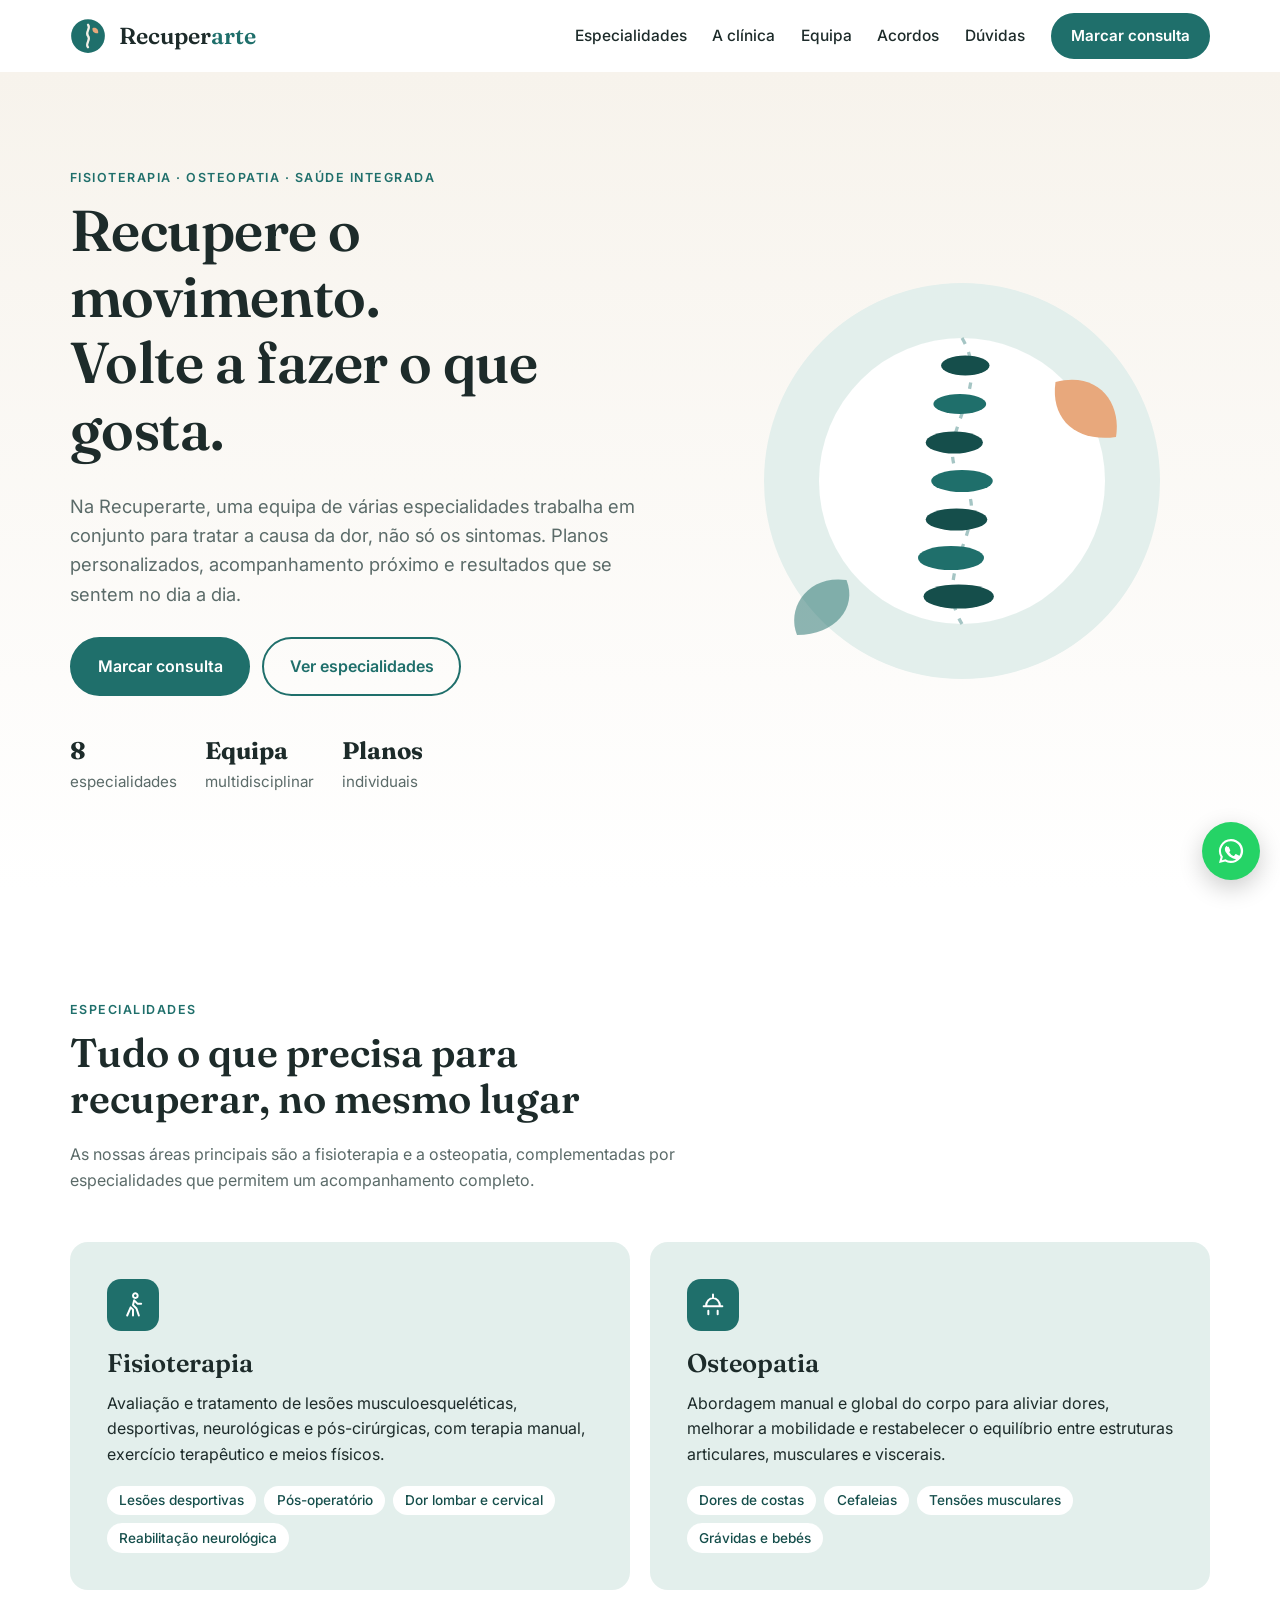
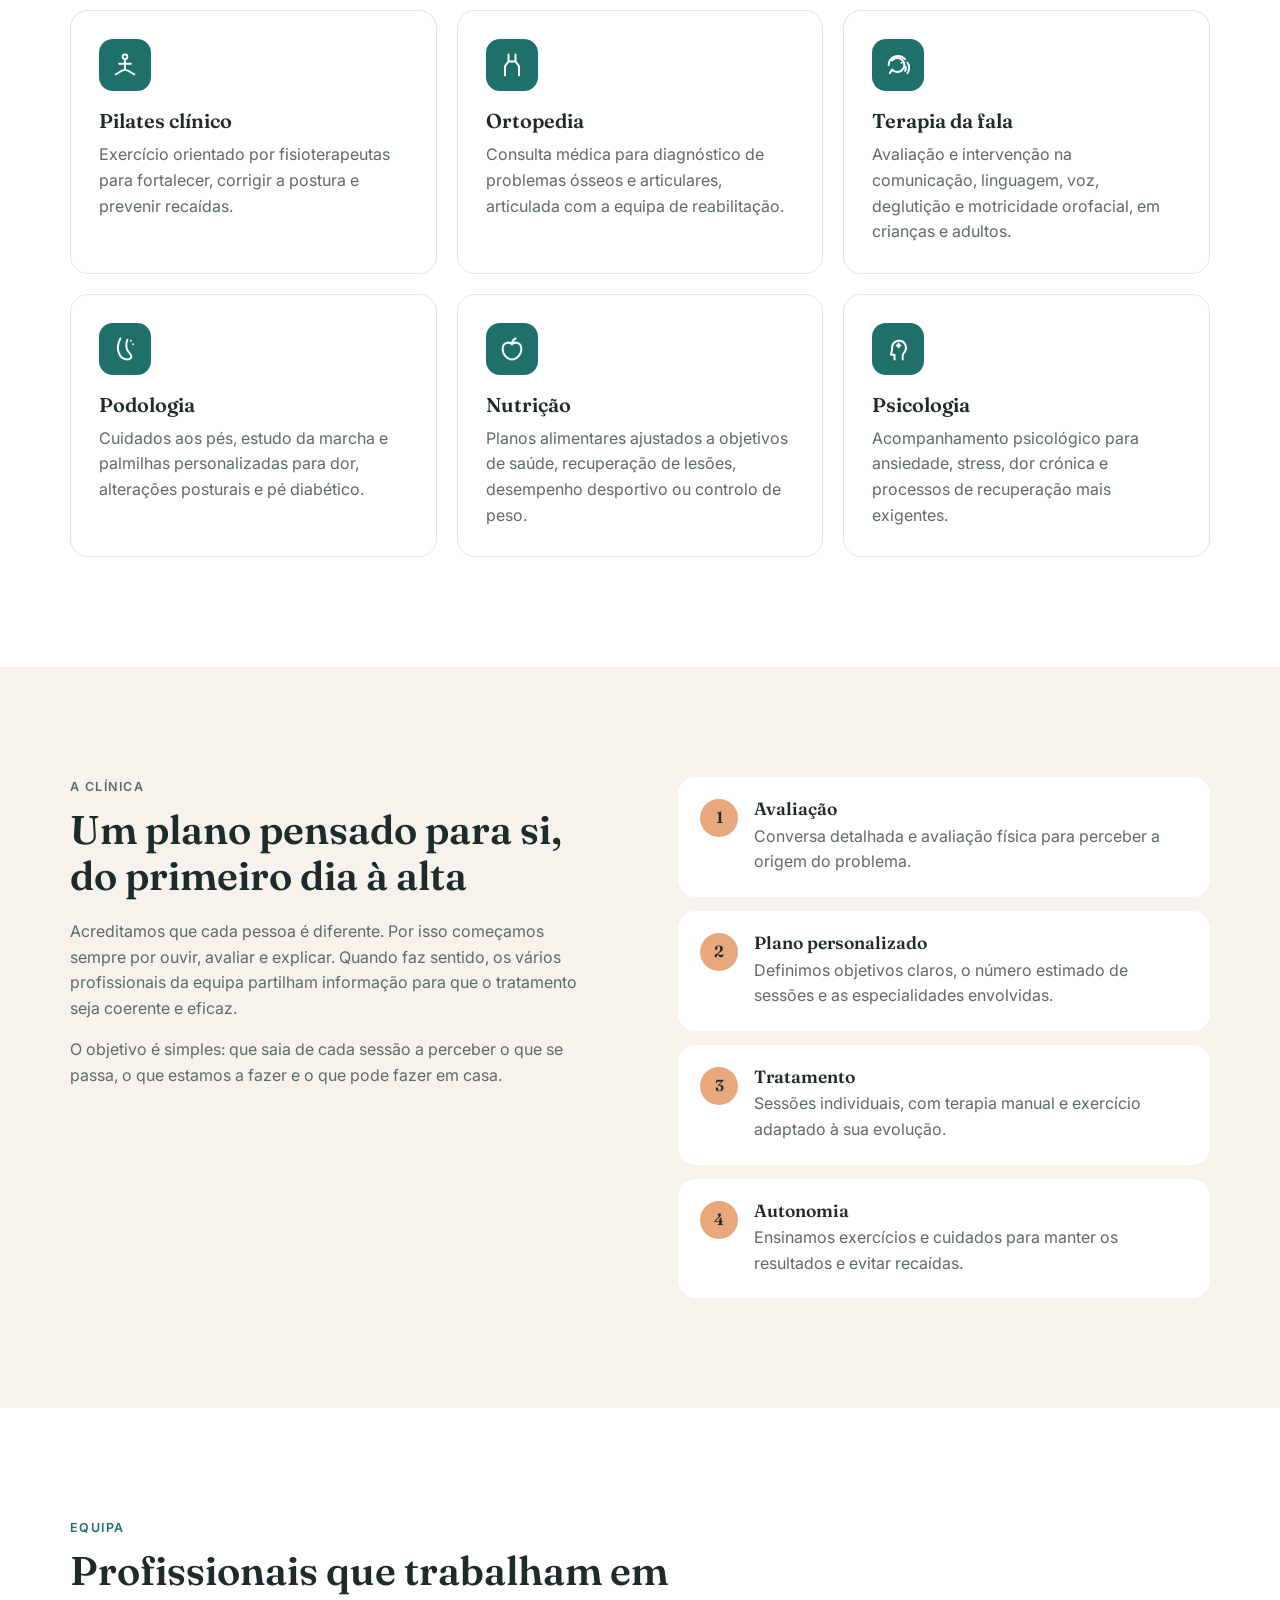
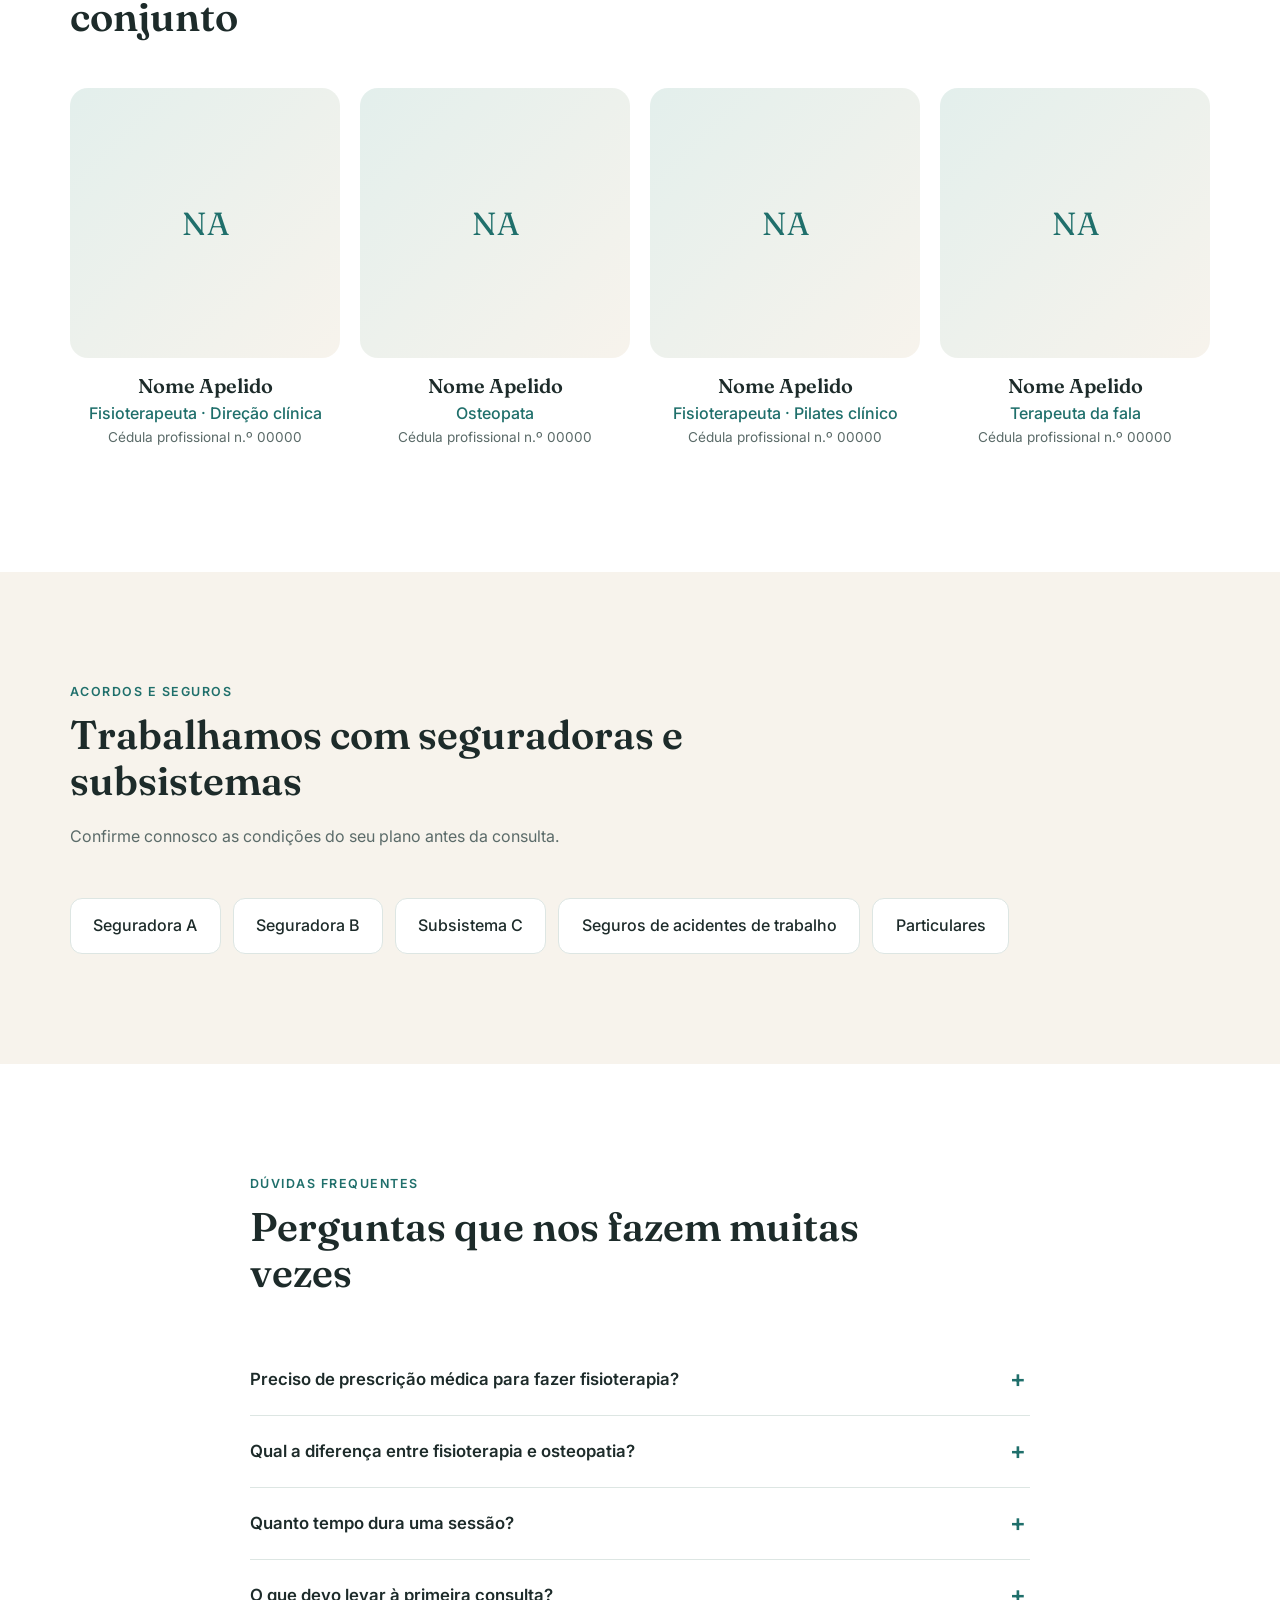
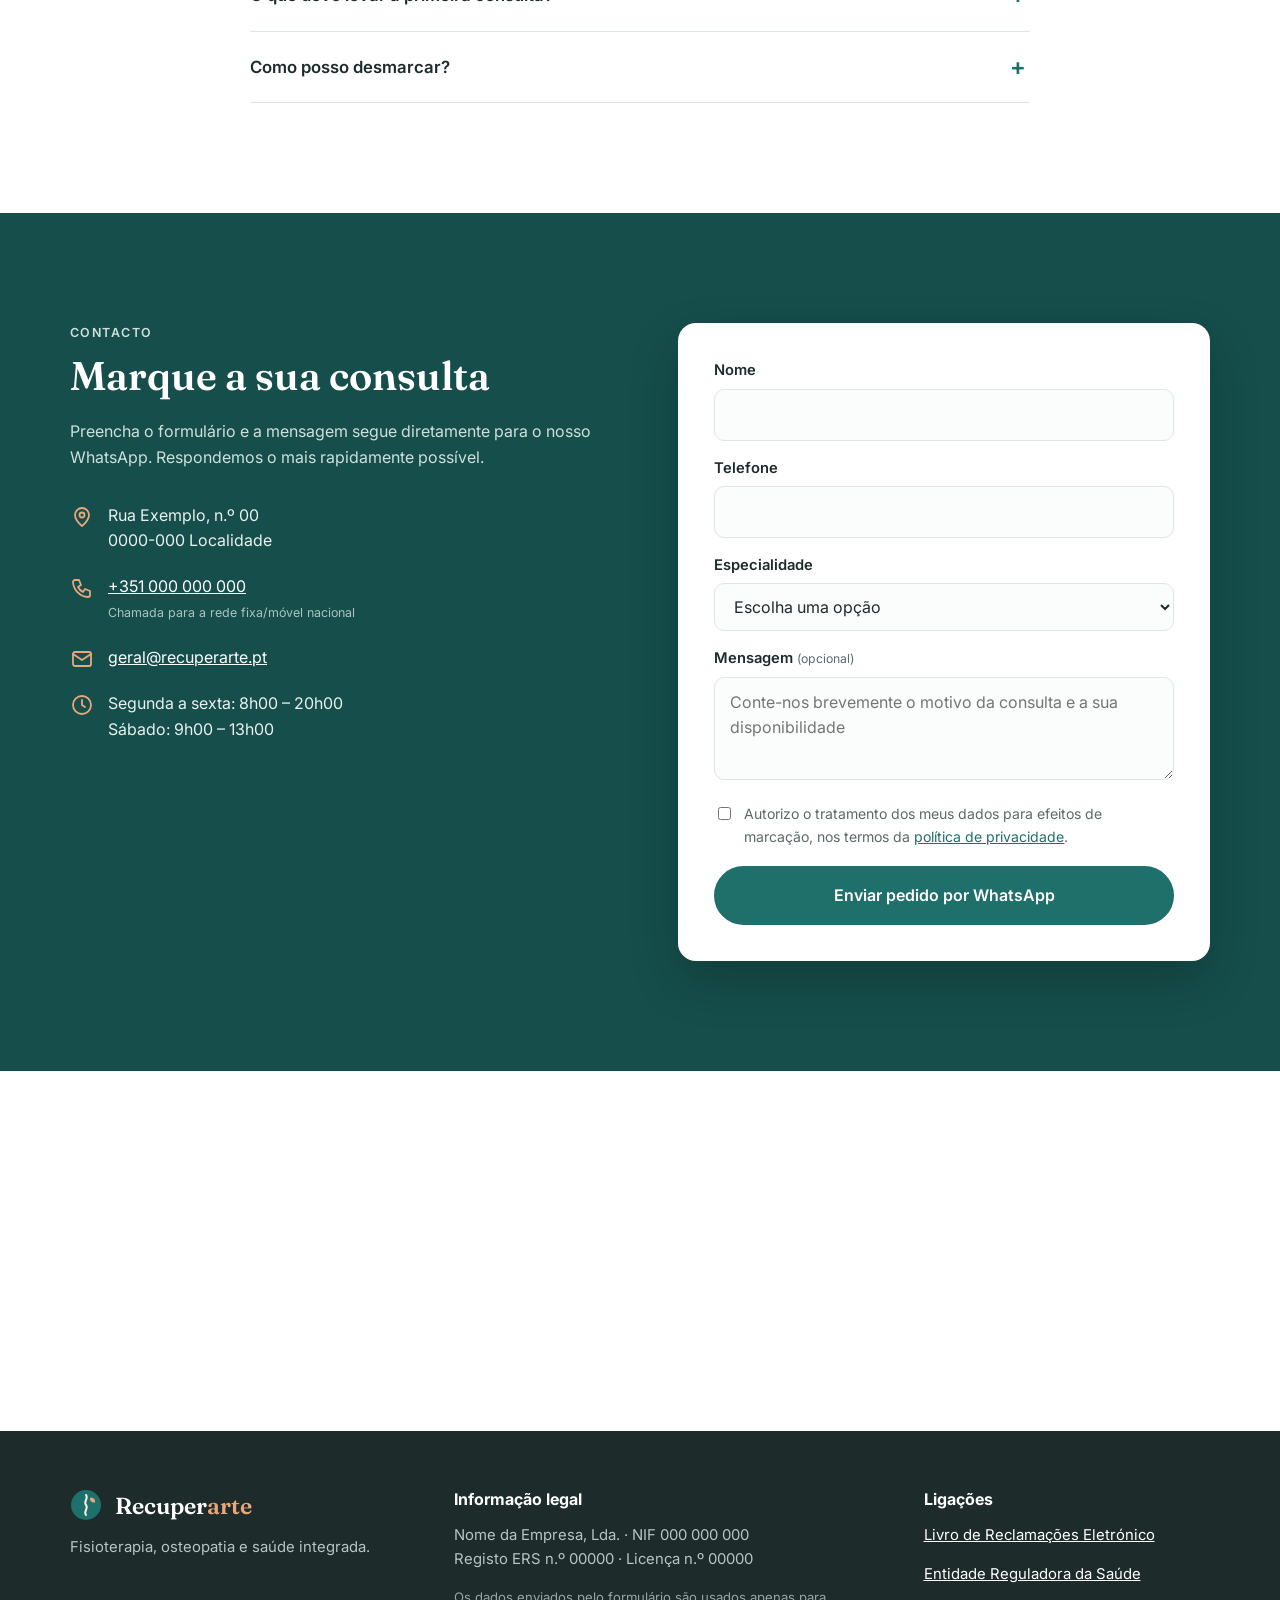
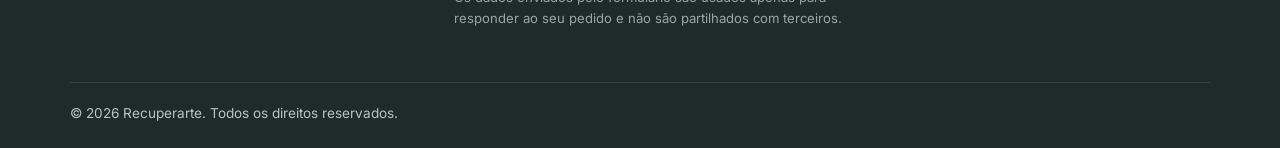
<file: index.html>
<!doctype html>
<html lang="pt-PT">
<head>
  <meta charset="utf-8">
  <meta name="viewport" content="width=device-width, initial-scale=1">
  <title>Recuperarte | Fisioterapia, Osteopatia e Saúde Integrada</title>
  <meta name="description" content="Clínica Recuperarte: fisioterapia, osteopatia, pilates clínico, ortopedia, terapia da fala, podologia, nutrição e psicologia. Marque a sua consulta.">
  <meta property="og:title" content="Recuperarte | Fisioterapia e Osteopatia">
  <meta property="og:description" content="Cuidamos da sua recuperação com uma equipa multidisciplinar.">
  <meta property="og:type" content="website">
  <link rel="icon" href="assets/img/favicon.svg" type="image/svg+xml">
  <link rel="preconnect" href="https://fonts.googleapis.com">
  <link rel="preconnect" href="https://fonts.gstatic.com" crossorigin>
  <link href="https://fonts.googleapis.com/css2?family=Fraunces:opsz,wght@9..144,500;9..144,600&family=Inter:wght@400;500;600&display=swap" rel="stylesheet">
  <link rel="stylesheet" href="assets/css/style.css">
</head>
<body>

  <a class="skip" href="#conteudo">Saltar para o conteúdo</a>

  <header class="topbar" id="topo">
    <div class="container topbar__inner">
      <a href="#topo" class="logo" aria-label="Recuperarte — início">
        <img src="assets/img/favicon.svg" alt="" width="36" height="36">
        <span>Recuper<em>arte</em></span>
      </a>
      <button class="menu-toggle" aria-expanded="false" aria-controls="menu" aria-label="Abrir menu">
        <span></span><span></span><span></span>
      </button>
      <nav id="menu" class="nav">
        <a href="#especialidades">Especialidades</a>
        <a href="#sobre">A clínica</a>
        <a href="#equipa">Equipa</a>
        <a href="#acordos">Acordos</a>
        <a href="#faq">Dúvidas</a>
        <a href="#contacto" class="btn btn--small">Marcar consulta</a>
      </nav>
    </div>
  </header>

  <main id="conteudo">

    <!-- HERO -->
    <section class="hero">
      <div class="container hero__grid">
        <div class="hero__text">
          <p class="eyebrow">Fisioterapia · Osteopatia · Saúde integrada</p>
          <h1>Recupere o movimento.<br>Volte a fazer o que gosta.</h1>
          <p class="lead">Na Recuperarte, uma equipa de várias especialidades trabalha em conjunto para tratar a causa da dor, não só os sintomas. Planos personalizados, acompanhamento próximo e resultados que se sentem no dia a dia.</p>
          <div class="hero__actions">
            <a href="#contacto" class="btn">Marcar consulta</a>
            <a href="#especialidades" class="btn btn--ghost">Ver especialidades</a>
          </div>
          <ul class="hero__facts">
            <li><strong>8</strong> especialidades</li>
            <li><strong>Equipa</strong> multidisciplinar</li>
            <li><strong>Planos</strong> individuais</li>
          </ul>
        </div>
        <div class="hero__art" aria-hidden="true">
          <svg viewBox="0 0 400 400" class="hero__svg">
            <circle cx="200" cy="200" r="180" class="c1"/>
            <circle cx="200" cy="200" r="130" class="c2"/>
            <path class="spine" d="M200 70 C 230 120, 170 160, 200 200 S 170 280, 200 330"/>
            <g class="vert">
              <ellipse cx="203" cy="95"  rx="22" ry="9"/>
              <ellipse cx="198" cy="130" rx="24" ry="9"/>
              <ellipse cx="193" cy="165" rx="26" ry="10"/>
              <ellipse cx="200" cy="200" rx="28" ry="10"/>
              <ellipse cx="195" cy="235" rx="28" ry="10"/>
              <ellipse cx="190" cy="270" rx="30" ry="11"/>
              <ellipse cx="197" cy="305" rx="32" ry="11"/>
            </g>
            <path class="leaf" d="M285 110 c 40 -10 60 20 55 50 c -35 5 -60 -15 -55 -50z"/>
            <path class="leaf leaf--2" d="M95 290 c -35 -5 -55 25 -45 50 c 35 0 55 -25 45 -50z"/>
          </svg>
        </div>
      </div>
    </section>

    <!-- ESPECIALIDADES -->
    <section id="especialidades" class="section">
      <div class="container">
        <header class="section__head">
          <p class="eyebrow">Especialidades</p>
          <h2>Tudo o que precisa para recuperar, no mesmo lugar</h2>
          <p>As nossas áreas principais são a fisioterapia e a osteopatia, complementadas por especialidades que permitem um acompanhamento completo.</p>
        </header>

        <div class="cards cards--featured">
          <article class="card card--featured">
            <div class="card__icon">
              <svg viewBox="0 0 24 24"><path d="M12 4a2 2 0 1 0 0-.01M7 21l3-7 2 2v5m5 0-2-6-3-3 1-4 3 3h3"/></svg>
            </div>
            <h3>Fisioterapia</h3>
            <p>Avaliação e tratamento de lesões musculoesqueléticas, desportivas, neurológicas e pós-cirúrgicas, com terapia manual, exercício terapêutico e meios físicos.</p>
            <ul class="tags">
              <li>Lesões desportivas</li><li>Pós-operatório</li><li>Dor lombar e cervical</li><li>Reabilitação neurológica</li>
            </ul>
          </article>
          <article class="card card--featured">
            <div class="card__icon">
              <svg viewBox="0 0 24 24"><path d="M6 13c0-4 3-7 6-7s6 3 6 7m-14 0h16M8 17v3m8-3v3M12 3v3"/></svg>
            </div>
            <h3>Osteopatia</h3>
            <p>Abordagem manual e global do corpo para aliviar dores, melhorar a mobilidade e restabelecer o equilíbrio entre estruturas articulares, musculares e viscerais.</p>
            <ul class="tags">
              <li>Dores de costas</li><li>Cefaleias</li><li>Tensões musculares</li><li>Grávidas e bebés</li>
            </ul>
          </article>
        </div>

        <div class="cards">
          <article class="card">
            <div class="card__icon"><svg viewBox="0 0 24 24"><circle cx="12" cy="5" r="2"/><path d="M4 20c3-1 5-4 8-4s5 3 8 4M12 7v9M7 11h10"/></svg></div>
            <h3>Pilates clínico</h3>
            <p>Exercício orientado por fisioterapeutas para fortalecer, corrigir a postura e prevenir recaídas.</p>
          </article>
          <article class="card">
            <div class="card__icon"><svg viewBox="0 0 24 24"><path d="M9 3v6l-3 4v8m9-18v6l3 4v8M9 9h6"/></svg></div>
            <h3>Ortopedia</h3>
            <p>Consulta médica para diagnóstico de problemas ósseos e articulares, articulada com a equipa de reabilitação.</p>
          </article>
          <article class="card">
            <div class="card__icon"><svg viewBox="0 0 24 24"><path d="M4 12a8 8 0 0 1 14-5M5 19l2-3a6 6 0 1 0 0-8M15 10h.01M18 13c1 1 1 3 0 4m2-7c2 2 2 7 0 9"/></svg></div>
            <h3>Terapia da fala</h3>
            <p>Avaliação e intervenção na comunicação, linguagem, voz, deglutição e motricidade orofacial, em crianças e adultos.</p>
          </article>
          <article class="card">
            <div class="card__icon"><svg viewBox="0 0 24 24"><path d="M8 3c-2 4-3 9-1 13 1 3 4 5 7 5s4-2 3-4l-3-4c-1-2-1-6 0-9M17 5h.01M19 8h.01"/></svg></div>
            <h3>Podologia</h3>
            <p>Cuidados aos pés, estudo da marcha e palmilhas personalizadas para dor, alterações posturais e pé diabético.</p>
          </article>
          <article class="card">
            <div class="card__icon"><svg viewBox="0 0 24 24"><path d="M12 8c-3-3-8-1-8 4 0 5 4 9 8 9s8-4 8-9c0-5-5-7-8-4zm0 0c0-2 1-4 3-5"/></svg></div>
            <h3>Nutrição</h3>
            <p>Planos alimentares ajustados a objetivos de saúde, recuperação de lesões, desempenho desportivo ou controlo de peso.</p>
          </article>
          <article class="card">
            <div class="card__icon"><svg viewBox="0 0 24 24"><path d="M9 21v-4H6l1-5a6 6 0 1 1 11 2c-1 1-2 2-2 4v3M11 9h3m-1.5-1.5v3"/></svg></div>
            <h3>Psicologia</h3>
            <p>Acompanhamento psicológico para ansiedade, stress, dor crónica e processos de recuperação mais exigentes.</p>
          </article>
        </div>
      </div>
    </section>

    <!-- SOBRE -->
    <section id="sobre" class="section section--tint">
      <div class="container split">
        <div>
          <p class="eyebrow">A clínica</p>
          <h2>Um plano pensado para si, do primeiro dia à alta</h2>
          <p>Acreditamos que cada pessoa é diferente. Por isso começamos sempre por ouvir, avaliar e explicar. Quando faz sentido, os vários profissionais da equipa partilham informação para que o tratamento seja coerente e eficaz.</p>
          <p>O objetivo é simples: que saia de cada sessão a perceber o que se passa, o que estamos a fazer e o que pode fazer em casa.</p>
        </div>
        <ol class="steps">
          <li>
            <h3>Avaliação</h3>
            <p>Conversa detalhada e avaliação física para perceber a origem do problema.</p>
          </li>
          <li>
            <h3>Plano personalizado</h3>
            <p>Definimos objetivos claros, o número estimado de sessões e as especialidades envolvidas.</p>
          </li>
          <li>
            <h3>Tratamento</h3>
            <p>Sessões individuais, com terapia manual e exercício adaptado à sua evolução.</p>
          </li>
          <li>
            <h3>Autonomia</h3>
            <p>Ensinamos exercícios e cuidados para manter os resultados e evitar recaídas.</p>
          </li>
        </ol>
      </div>
    </section>

    <!-- EQUIPA -->
    <section id="equipa" class="section">
      <div class="container">
        <header class="section__head">
          <p class="eyebrow">Equipa</p>
          <h2>Profissionais que trabalham em conjunto</h2>
        </header>
        <!-- EDITAR: substitua pelos nomes, cédulas profissionais e fotografias reais da equipa -->
        <div class="team">
          <article class="member">
            <div class="member__photo" aria-hidden="true">NA</div>
            <h3>Nome Apelido</h3>
            <p class="member__role">Fisioterapeuta · Direção clínica</p>
            <p class="member__id">Cédula profissional n.º 00000</p>
          </article>
          <article class="member">
            <div class="member__photo" aria-hidden="true">NA</div>
            <h3>Nome Apelido</h3>
            <p class="member__role">Osteopata</p>
            <p class="member__id">Cédula profissional n.º 00000</p>
          </article>
          <article class="member">
            <div class="member__photo" aria-hidden="true">NA</div>
            <h3>Nome Apelido</h3>
            <p class="member__role">Fisioterapeuta · Pilates clínico</p>
            <p class="member__id">Cédula profissional n.º 00000</p>
          </article>
          <article class="member">
            <div class="member__photo" aria-hidden="true">NA</div>
            <h3>Nome Apelido</h3>
            <p class="member__role">Terapeuta da fala</p>
            <p class="member__id">Cédula profissional n.º 00000</p>
          </article>
        </div>
      </div>
    </section>

    <!-- ACORDOS -->
    <section id="acordos" class="section section--tint">
      <div class="container">
        <header class="section__head">
          <p class="eyebrow">Acordos e seguros</p>
          <h2>Trabalhamos com seguradoras e subsistemas</h2>
          <p>Confirme connosco as condições do seu plano antes da consulta.</p>
        </header>
        <!-- EDITAR: liste apenas os acordos que a clínica tem efetivamente -->
        <ul class="partners">
          <li>Seguradora A</li>
          <li>Seguradora B</li>
          <li>Subsistema C</li>
          <li>Seguros de acidentes de trabalho</li>
          <li>Particulares</li>
        </ul>
      </div>
    </section>

    <!-- FAQ -->
    <section id="faq" class="section">
      <div class="container container--narrow">
        <header class="section__head">
          <p class="eyebrow">Dúvidas frequentes</p>
          <h2>Perguntas que nos fazem muitas vezes</h2>
        </header>
        <div class="faq">
          <details>
            <summary>Preciso de prescrição médica para fazer fisioterapia?</summary>
            <p>Não é obrigatório para consultas particulares. Se usar um seguro ou acordo, algumas entidades exigem prescrição. Confirme connosco antes da primeira sessão.</p>
          </details>
          <details>
            <summary>Qual a diferença entre fisioterapia e osteopatia?</summary>
            <p>Ambas tratam problemas do sistema musculoesquelético. A fisioterapia combina terapia manual, exercício e outras técnicas, com sessões frequentes. A osteopatia é uma abordagem manual global, normalmente com sessões mais espaçadas. Muitas vezes complementam-se, e na avaliação indicamos o melhor caminho.</p>
          </details>
          <details>
            <summary>Quanto tempo dura uma sessão?</summary>
            <p>Em geral entre 45 e 60 minutos, consoante a especialidade e o tipo de tratamento.</p>
          </details>
          <details>
            <summary>O que devo levar à primeira consulta?</summary>
            <p>Roupa confortável, exames ou relatórios relacionados com o problema e, se aplicável, o cartão do seguro ou subsistema.</p>
          </details>
          <details>
            <summary>Como posso desmarcar?</summary>
            <p>Por telefone ou WhatsApp, com pelo menos 24 horas de antecedência, para podermos dar a vaga a outra pessoa.</p>
          </details>
        </div>
      </div>
    </section>

    <!-- CONTACTO -->
    <section id="contacto" class="section section--dark">
      <div class="container split">
        <div>
          <p class="eyebrow">Contacto</p>
          <h2>Marque a sua consulta</h2>
          <p>Preencha o formulário e a mensagem segue diretamente para o nosso WhatsApp. Respondemos o mais rapidamente possível.</p>
          <!-- EDITAR: morada, telefone, email e horário -->
          <ul class="contact-list">
            <li>
              <svg viewBox="0 0 24 24"><path d="M12 21s-7-6-7-11a7 7 0 0 1 14 0c0 5-7 11-7 11z"/><circle cx="12" cy="10" r="2.5"/></svg>
              <span>Rua Exemplo, n.º 00<br>0000-000 Localidade</span>
            </li>
            <li>
              <svg viewBox="0 0 24 24"><path d="M5 4h4l2 5-3 2a11 11 0 0 0 5 5l2-3 5 2v4a2 2 0 0 1-2 2A16 16 0 0 1 3 6a2 2 0 0 1 2-2"/></svg>
              <span><a href="tel:+351000000000">+351 000 000 000</a><br><small>Chamada para a rede fixa/móvel nacional</small></span>
            </li>
            <li>
              <svg viewBox="0 0 24 24"><rect x="3" y="5" width="18" height="14" rx="2"/><path d="m3 7 9 6 9-6"/></svg>
              <span><a href="mailto:geral@recuperarte.pt">geral@recuperarte.pt</a></span>
            </li>
            <li>
              <svg viewBox="0 0 24 24"><circle cx="12" cy="12" r="9"/><path d="M12 7v5l3 2"/></svg>
              <span>Segunda a sexta: 8h00 – 20h00<br>Sábado: 9h00 – 13h00</span>
            </li>
          </ul>
        </div>

        <form class="form" id="form-marcacao" novalidate>
          <div class="field">
            <label for="nome">Nome</label>
            <input id="nome" name="nome" type="text" autocomplete="name" required>
          </div>
          <div class="field">
            <label for="telefone">Telefone</label>
            <input id="telefone" name="telefone" type="tel" autocomplete="tel" required>
          </div>
          <div class="field">
            <label for="especialidade">Especialidade</label>
            <select id="especialidade" name="especialidade" required>
              <option value="">Escolha uma opção</option>
              <option>Fisioterapia</option>
              <option>Osteopatia</option>
              <option>Pilates clínico</option>
              <option>Ortopedia</option>
              <option>Terapia da fala</option>
              <option>Podologia</option>
              <option>Nutrição</option>
              <option>Psicologia</option>
              <option>Não sei / preciso de orientação</option>
            </select>
          </div>
          <div class="field">
            <label for="mensagem">Mensagem <small>(opcional)</small></label>
            <textarea id="mensagem" name="mensagem" rows="3" placeholder="Conte-nos brevemente o motivo da consulta e a sua disponibilidade"></textarea>
          </div>
          <label class="check">
            <input type="checkbox" name="consentimento" required>
            <span>Autorizo o tratamento dos meus dados para efeitos de marcação, nos termos da <a href="#privacidade">política de privacidade</a>.</span>
          </label>
          <p class="form__error" role="alert" hidden></p>
          <button type="submit" class="btn btn--full">Enviar pedido por WhatsApp</button>
        </form>
      </div>
    </section>

    <section class="map" aria-label="Localização">
      <!-- EDITAR: no Google Maps, "Partilhar" → "Incorporar um mapa" e cole aqui o src -->
      <iframe title="Mapa da clínica Recuperarte" loading="lazy" referrerpolicy="no-referrer-when-downgrade"
        src="https://www.google.com/maps?q=Portugal&output=embed"></iframe>
    </section>

  </main>

  <footer class="footer">
    <div class="container footer__grid">
      <div>
        <a href="#topo" class="logo logo--light">
          <img src="assets/img/favicon.svg" alt="" width="32" height="32">
          <span>Recuper<em>arte</em></span>
        </a>
        <p>Fisioterapia, osteopatia e saúde integrada.</p>
      </div>
      <div id="privacidade">
        <h4>Informação legal</h4>
        <!-- EDITAR: dados da entidade e n.º de registo na ERS -->
        <p>Nome da Empresa, Lda. · NIF 000 000 000<br>
        Registo ERS n.º 00000 · Licença n.º 00000</p>
        <p class="small">Os dados enviados pelo formulário são usados apenas para responder ao seu pedido e não são partilhados com terceiros.</p>
      </div>
      <div>
        <h4>Ligações</h4>
        <p><a href="https://www.livroreclamacoes.pt/" target="_blank" rel="noopener">Livro de Reclamações Eletrónico</a></p>
        <p><a href="https://www.ers.pt/" target="_blank" rel="noopener">Entidade Reguladora da Saúde</a></p>
      </div>
    </div>
    <div class="container footer__bottom">
      <p>© <span id="ano"></span> Recuperarte. Todos os direitos reservados.</p>
    </div>
  </footer>

  <a class="whatsapp" href="https://wa.me/351000000000" target="_blank" rel="noopener" aria-label="Falar connosco por WhatsApp">
    <svg viewBox="0 0 24 24"><path d="M12 3a9 9 0 0 0-7.8 13.5L3 21l4.6-1.2A9 9 0 1 0 12 3zm0 1.6a7.4 7.4 0 1 1-3.8 13.8l-.3-.2-2.7.7.7-2.6-.2-.3A7.4 7.4 0 0 1 12 4.6zm-3 3.6c-.2 0-.5 0-.7.3-.2.3-.9.9-.9 2.2s1 2.6 1.1 2.7c.1.2 1.9 3 4.7 4.1 2.3.9 2.8.7 3.3.7.5-.1 1.6-.7 1.8-1.3.2-.6.2-1.2.2-1.3-.1-.1-.3-.2-.6-.3l-1.9-.9c-.3-.1-.5-.2-.7.1l-.9 1.1c-.2.2-.3.2-.6.1a6 6 0 0 1-3-2.6c-.2-.4.2-.4.6-1.2.1-.1 0-.3 0-.4l-.9-2.1c-.2-.5-.4-.5-.6-.5H9z"/></svg>
  </a>

  <script src="assets/js/main.js"></script>
</body>
</html>
</file>
<file: assets/css/style.css>
:root {
  --green: #1f6f6b;
  --green-dark: #154e4b;
  --green-soft: #e3efec;
  --sand: #f7f3ec;
  --peach: #e8a87c;
  --ink: #1d2b2a;
  --muted: #5b6b69;
  --line: #dde6e3;
  --white: #fff;
  --radius: 18px;
  --shadow: 0 10px 30px rgba(21, 78, 75, .08);
  --serif: "Fraunces", Georgia, serif;
  --sans: "Inter", system-ui, -apple-system, "Segoe UI", sans-serif;
}

*, *::before, *::after { box-sizing: border-box; }
html { scroll-behavior: smooth; scroll-padding-top: 80px; }
body { margin: 0; font-family: var(--sans); color: var(--ink); background: var(--white); line-height: 1.6; -webkit-font-smoothing: antialiased; }
img, svg { display: block; max-width: 100%; }
a { color: var(--green); }
h1, h2, h3 { font-family: var(--serif); font-weight: 600; line-height: 1.15; margin: 0 0 .5em; }
h1 { font-size: clamp(2.2rem, 5vw, 3.6rem); letter-spacing: -.01em; }
h2 { font-size: clamp(1.7rem, 3.5vw, 2.5rem); }
h3 { font-size: 1.25rem; }
p { margin: 0 0 1em; }

.container { width: min(1140px, 100% - 32px); margin-inline: auto; }
.container--narrow { width: min(780px, 100% - 32px); }

.skip { position: absolute; left: -999px; top: 8px; background: var(--ink); color: #fff; padding: 8px 14px; border-radius: 8px; z-index: 100; }
.skip:focus { left: 8px; }

.eyebrow { text-transform: uppercase; letter-spacing: .12em; font-size: .78rem; font-weight: 600; color: var(--green); margin-bottom: .8em; }
.lead { font-size: 1.15rem; color: var(--muted); max-width: 34em; }

/* Botões */
.btn { display: inline-flex; align-items: center; justify-content: center; gap: .5em; padding: .9em 1.6em; border-radius: 999px; background: var(--green); color: #fff; font-weight: 600; text-decoration: none; border: 2px solid var(--green); cursor: pointer; font: inherit; font-weight: 600; transition: background .2s, transform .2s; }
.btn:hover { background: var(--green-dark); border-color: var(--green-dark); transform: translateY(-1px); }
.btn:focus-visible, a:focus-visible, button:focus-visible, input:focus-visible, select:focus-visible, textarea:focus-visible, summary:focus-visible { outline: 3px solid var(--peach); outline-offset: 2px; }
.btn--ghost { background: transparent; color: var(--green); }
.btn--ghost:hover { background: var(--green-soft); color: var(--green-dark); }
.btn--small { padding: .55em 1.2em; font-size: .95rem; }
.btn--full { width: 100%; }

/* Cabeçalho */
.topbar { position: sticky; top: 0; z-index: 50; background: rgba(255,255,255,.92); backdrop-filter: blur(10px); transition: box-shadow .2s; }
.topbar.is-scrolled { box-shadow: 0 2px 16px rgba(0,0,0,.06); }
.topbar__inner { display: flex; align-items: center; justify-content: space-between; height: 72px; }
.logo { display: inline-flex; align-items: center; gap: .55em; text-decoration: none; color: var(--ink); font-family: var(--serif); font-size: 1.45rem; font-weight: 600; }
.logo em { font-style: normal; color: var(--green); }
.logo--light { color: #fff; }
.logo--light em { color: var(--peach); }
.nav { display: flex; align-items: center; gap: 1.6rem; }
.nav a:not(.btn) { color: var(--ink); text-decoration: none; font-weight: 500; font-size: .97rem; }
.nav a:not(.btn):hover { color: var(--green); }
.menu-toggle { display: none; background: none; border: 0; padding: 10px; cursor: pointer; }
.menu-toggle span { display: block; width: 24px; height: 2px; background: var(--ink); margin: 5px 0; transition: transform .2s, opacity .2s; }
.menu-toggle[aria-expanded="true"] span:nth-child(1) { transform: translateY(7px) rotate(45deg); }
.menu-toggle[aria-expanded="true"] span:nth-child(2) { opacity: 0; }
.menu-toggle[aria-expanded="true"] span:nth-child(3) { transform: translateY(-7px) rotate(-45deg); }

/* Hero */
.hero { background: linear-gradient(180deg, var(--sand), var(--white)); padding: clamp(48px, 8vw, 96px) 0; overflow: hidden; }
.hero__grid { display: grid; grid-template-columns: 1.2fr 1fr; gap: 48px; align-items: center; }
.hero__actions { display: flex; flex-wrap: wrap; gap: 12px; margin: 28px 0 36px; }
.hero__facts { display: flex; flex-wrap: wrap; gap: 28px; list-style: none; padding: 0; margin: 0; color: var(--muted); font-size: .95rem; }
.hero__facts strong { display: block; font-family: var(--serif); font-size: 1.5rem; color: var(--ink); }
.hero__svg { width: 100%; max-width: 440px; margin-inline: auto; }
.hero__svg .c1 { fill: var(--green-soft); }
.hero__svg .c2 { fill: #fff; }
.hero__svg .spine { fill: none; stroke: var(--green); stroke-width: 3; stroke-dasharray: 6 8; opacity: .4; }
.hero__svg .vert ellipse { fill: var(--green); }
.hero__svg .vert ellipse:nth-child(odd) { fill: var(--green-dark); }
.hero__svg .leaf { fill: var(--peach); }
.hero__svg .leaf--2 { fill: var(--green); opacity: .5; }

/* Secções */
.section { padding: clamp(64px, 9vw, 110px) 0; }
.section--tint { background: var(--sand); }
.section--dark { background: var(--green-dark); color: #e8f1ef; }
.section--dark h2 { color: #fff; }
.section--dark .eyebrow { color: var(--peach); }
.section--dark a { color: #fff; }
.section__head { max-width: 640px; margin-bottom: 48px; }
.section__head p:last-child { color: var(--muted); }

/* Cartões */
.cards { display: grid; grid-template-columns: repeat(3, 1fr); gap: 20px; }
.cards--featured { grid-template-columns: repeat(2, 1fr); margin-bottom: 20px; }
.card { background: #fff; border: 1px solid var(--line); border-radius: var(--radius); padding: 28px; transition: transform .25s, box-shadow .25s; }
.card:hover { transform: translateY(-3px); box-shadow: var(--shadow); }
.card p { color: var(--muted); margin: 0; }
.card--featured { background: var(--green-soft); border-color: transparent; padding: 36px; }
.card--featured h3 { font-size: 1.6rem; }
.card--featured p { color: var(--ink); }
.card__icon { width: 52px; height: 52px; border-radius: 14px; background: var(--green); display: grid; place-items: center; margin-bottom: 18px; }
.card__icon svg { width: 28px; height: 28px; fill: none; stroke: #fff; stroke-width: 1.7; stroke-linecap: round; stroke-linejoin: round; }
.tags { display: flex; flex-wrap: wrap; gap: 8px; list-style: none; padding: 0; margin: 18px 0 0; }
.tags li { background: #fff; border-radius: 999px; padding: .3em .9em; font-size: .85rem; color: var(--green-dark); font-weight: 500; }

/* Sobre */
.split { display: grid; grid-template-columns: 1fr 1fr; gap: clamp(32px, 6vw, 80px); align-items: start; }
.split > div > p { color: var(--muted); }
.section--dark .split > div > p { color: #cfe0dc; }
.steps { list-style: none; padding: 0; margin: 0; counter-reset: s; display: grid; gap: 14px; }
.steps li { counter-increment: s; background: #fff; border-radius: var(--radius); padding: 22px 24px 22px 76px; position: relative; }
.steps li::before { content: counter(s); position: absolute; left: 22px; top: 22px; width: 38px; height: 38px; border-radius: 50%; background: var(--peach); color: var(--ink); display: grid; place-items: center; font-family: var(--serif); font-weight: 600; }
.steps h3 { font-size: 1.1rem; margin-bottom: .25em; }
.steps p { margin: 0; color: var(--muted); }

/* Equipa */
.team { display: grid; grid-template-columns: repeat(4, 1fr); gap: 20px; }
.member { text-align: center; }
.member__photo { aspect-ratio: 1; border-radius: var(--radius); background: linear-gradient(135deg, var(--green-soft), var(--sand)); display: grid; place-items: center; font-family: var(--serif); font-size: 2rem; color: var(--green); margin-bottom: 16px; overflow: hidden; }
.member__photo img { width: 100%; height: 100%; object-fit: cover; }
.member h3 { margin-bottom: .2em; }
.member__role { color: var(--green); font-weight: 500; margin: 0; }
.member__id { color: var(--muted); font-size: .85rem; }

/* Acordos */
.partners { display: flex; flex-wrap: wrap; gap: 12px; list-style: none; padding: 0; margin: 0; }
.partners li { background: #fff; border: 1px solid var(--line); border-radius: 12px; padding: .9em 1.4em; font-weight: 500; }

/* FAQ */
.faq details { border-bottom: 1px solid var(--line); }
.faq summary { cursor: pointer; list-style: none; padding: 22px 40px 22px 0; font-weight: 600; font-size: 1.05rem; position: relative; }
.faq summary::-webkit-details-marker { display: none; }
.faq summary::after { content: "+"; position: absolute; right: 4px; top: 50%; transform: translateY(-50%); font-size: 1.5rem; color: var(--green); transition: transform .2s; }
.faq details[open] summary::after { transform: translateY(-50%) rotate(45deg); }
.faq details p { color: var(--muted); padding-bottom: 20px; margin: 0; }

/* Contacto */
.contact-list { list-style: none; padding: 0; margin: 32px 0 0; display: grid; gap: 20px; }
.contact-list li { display: flex; gap: 14px; align-items: flex-start; }
.contact-list svg { width: 24px; height: 24px; flex: none; fill: none; stroke: var(--peach); stroke-width: 1.8; stroke-linecap: round; stroke-linejoin: round; margin-top: 2px; }
.contact-list small { color: #a9c4be; font-size: .78rem; }
.form { background: #fff; color: var(--ink); border-radius: var(--radius); padding: clamp(24px, 4vw, 36px); box-shadow: 0 20px 50px rgba(0,0,0,.2); }
.form a { color: var(--green); }
.field { margin-bottom: 16px; }
.field label { display: block; font-weight: 600; font-size: .92rem; margin-bottom: 6px; }
.field small { color: var(--muted); font-weight: 400; }
.field input, .field select, .field textarea { width: 100%; font: inherit; padding: .75em .9em; border: 1px solid var(--line); border-radius: 10px; background: #fbfcfc; color: var(--ink); }
.field input:focus, .field select:focus, .field textarea:focus { border-color: var(--green); outline: none; box-shadow: 0 0 0 3px var(--green-soft); }
.check { display: flex; gap: 10px; font-size: .88rem; color: var(--muted); margin: 6px 0 18px; align-items: flex-start; }
.check input { margin-top: 4px; accent-color: var(--green); }
.form__error { background: #fdecea; color: #a1281b; padding: .7em 1em; border-radius: 10px; font-size: .92rem; }

.map iframe { display: block; width: 100%; height: 360px; border: 0; filter: grayscale(.3); }

/* Rodapé */
.footer { background: var(--ink); color: #b8c5c3; padding: 56px 0 24px; font-size: .93rem; }
.footer__grid { display: grid; grid-template-columns: 1.2fr 1.5fr 1fr; gap: 40px; }
.footer h4 { color: #fff; font-size: 1rem; margin: 0 0 12px; }
.footer a { color: #fff; }
.footer .logo { margin-bottom: 12px; }
.footer .small { font-size: .82rem; opacity: .8; }
.footer__bottom { border-top: 1px solid rgba(255,255,255,.1); margin-top: 40px; padding-top: 20px; font-size: .85rem; }
.footer__bottom p { margin: 0; }

/* WhatsApp flutuante */
.whatsapp { position: fixed; right: 20px; bottom: 20px; width: 58px; height: 58px; border-radius: 50%; background: #25d366; display: grid; place-items: center; box-shadow: 0 8px 24px rgba(0,0,0,.2); z-index: 60; transition: transform .2s; }
.whatsapp:hover { transform: scale(1.07); }
.whatsapp svg { width: 32px; height: 32px; fill: #fff; }

/* Animação */
.reveal { opacity: 0; transform: translateY(18px); transition: opacity .6s ease, transform .6s ease; }
.reveal.is-visible { opacity: 1; transform: none; }

/* Responsivo */
@media (max-width: 960px) {
  .cards { grid-template-columns: repeat(2, 1fr); }
  .team { grid-template-columns: repeat(2, 1fr); }
  .footer__grid { grid-template-columns: 1fr 1fr; }
}
@media (max-width: 820px) {
  .menu-toggle { display: block; }
  .nav { position: absolute; top: 72px; left: 0; right: 0; flex-direction: column; align-items: stretch; gap: 0; background: #fff; padding: 8px 16px 20px; box-shadow: 0 12px 24px rgba(0,0,0,.08); display: none; }
  .nav.is-open { display: flex; }
  .nav a:not(.btn) { padding: 14px 4px; border-bottom: 1px solid var(--line); }
  .nav .btn { margin-top: 14px; }
  .hero__grid, .split, .cards--featured { grid-template-columns: 1fr; }
  .hero__art { order: -1; max-width: 260px; margin-inline: auto; }
}
@media (max-width: 560px) {
  .cards, .footer__grid { grid-template-columns: 1fr; }
  .team { gap: 14px; }
  .card--featured { padding: 26px; }
}
@media (prefers-reduced-motion: reduce) {
  html { scroll-behavior: auto; }
  * { transition: none !important; }
}
</file>
